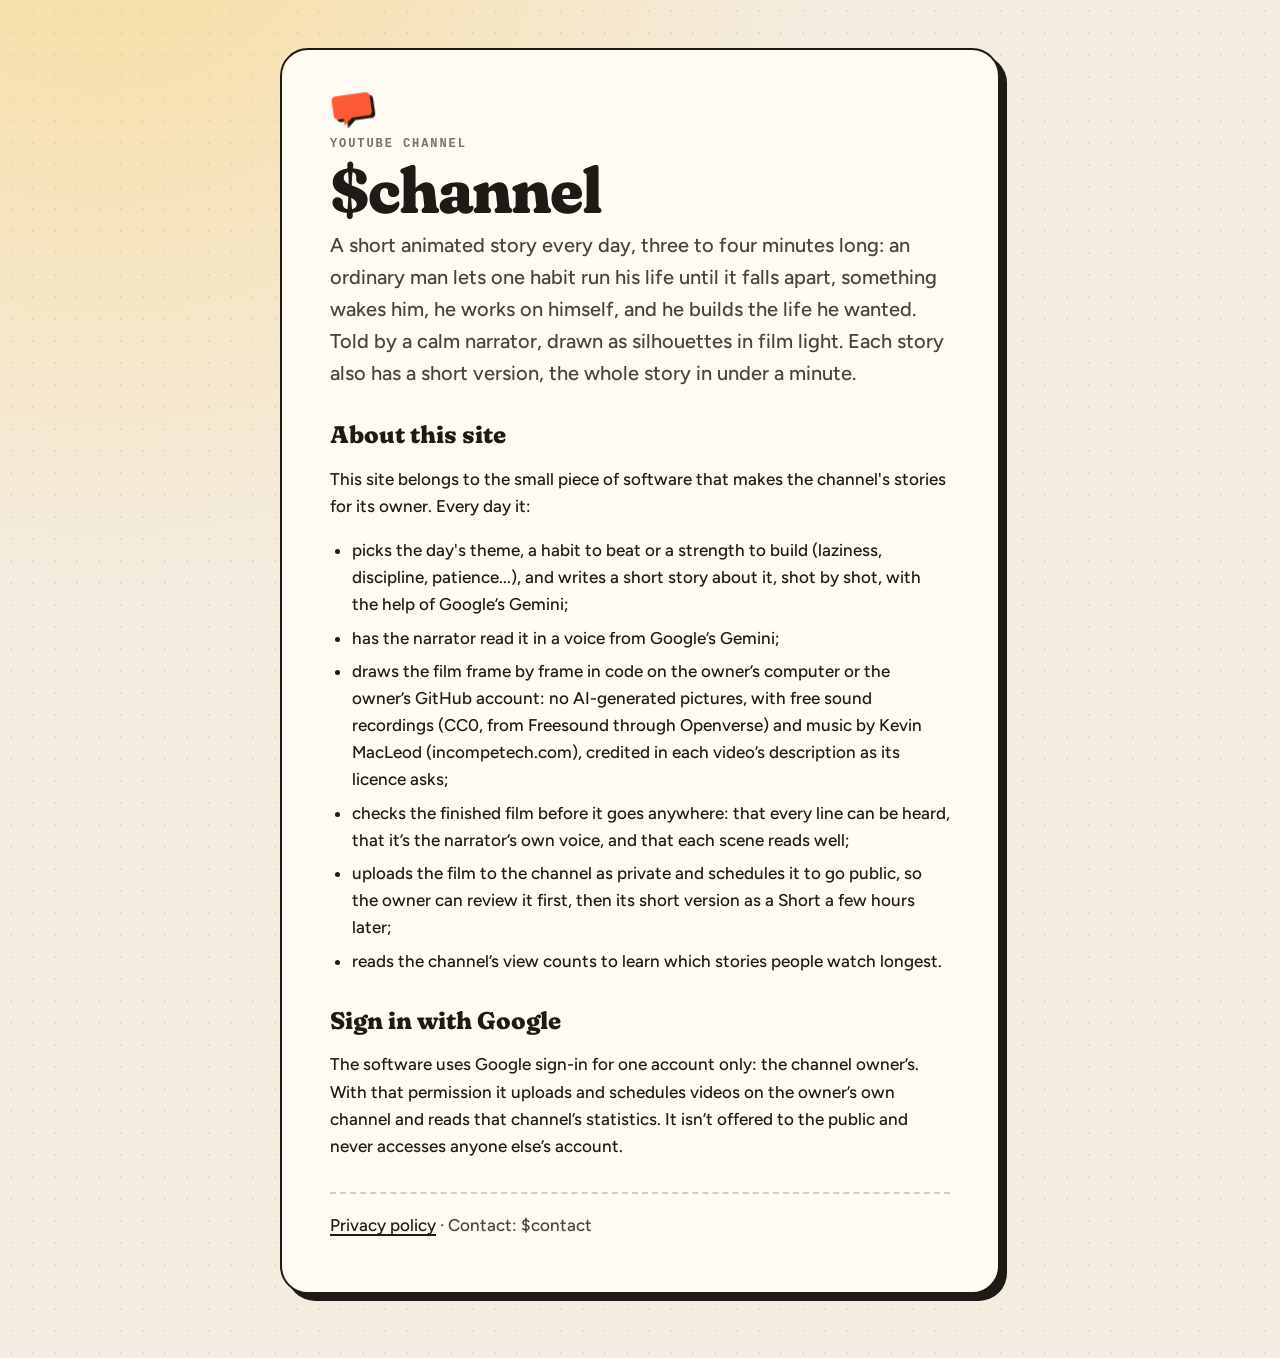
<file: pages/about.html>
<!doctype html>
<html lang="en">
<head>
  <meta charset="utf-8">
  <meta name="viewport" content="width=device-width, initial-scale=1">
  <title>$channel · About</title>
  <meta name="description" content="$channel: a short animated motivational story every day, and the small tool that makes them.">
  <link rel="preconnect" href="https://fonts.googleapis.com">
  <link rel="preconnect" href="https://fonts.gstatic.com" crossorigin>
  <link rel="stylesheet" href="https://fonts.googleapis.com/css2?family=Fraunces:ital,opsz,wght,SOFT,WONK@0,9..144,400..900,0..100,0..1;1,9..144,400..900,0..100,0..1&family=Figtree:wght@400..800&display=swap">
  <style>
    :root { --paper: #f4ecdf; --card: #fffaf2; --ink: #1e1a15; --soft: #4b4339; --muted: #7d7062; --tomato: #ff5a36; --sun: #ffc53a; }
    * { box-sizing: border-box; }
    body { margin: 0; padding: 48px 16px 64px; background: var(--paper); color: var(--ink); font: 500 17px/1.6 "Figtree", "Segoe UI", system-ui, sans-serif;
           background-image: radial-gradient(circle at 8% -10%, rgba(255,197,58,.4), transparent 38%), radial-gradient(rgba(30,26,21,.08) 1px, transparent 1.3px);
           background-size: auto, 22px 22px; }
    .sheet { max-width: 720px; margin: 0 auto; padding: 36px clamp(20px, 5vw, 48px); background: var(--card); border: 2.5px solid var(--ink); border-radius: 28px; box-shadow: 7px 7px 0 var(--ink); }
    .eyebrow { margin: 0; color: var(--muted); font: 600 12px/1 ui-monospace, Consolas, monospace; letter-spacing: .16em; text-transform: uppercase; }
    h1 { margin: 10px 0 8px; font: 800 clamp(40px, 7vw, 64px)/.95 "Fraunces", Georgia, serif; font-variation-settings: "SOFT" 100, "WONK" 1; letter-spacing: -.03em; }
    h2 { margin: 32px 0 8px; font: 800 24px/1.15 "Fraunces", Georgia, serif; font-variation-settings: "SOFT" 100; }
    .lede { margin: 0; color: var(--soft); font-size: 20px; }
    ul { padding-left: 22px; }
    li { margin: 6px 0; }
    a { color: var(--ink); text-decoration-thickness: 2px; text-underline-offset: 3px; }
    a:hover { color: var(--tomato); }
    .links { margin-top: 32px; padding-top: 18px; border-top: 2px dashed rgba(30,26,21,.2); color: var(--soft); }
    .mark { display: inline-block; width: 44px; height: 44px; color: var(--tomato); transform: rotate(-8deg); filter: drop-shadow(3px 3px 0 var(--ink)); }
  </style>
</head>
<body>
  <main class="sheet">
    <svg class="mark" viewBox="0 0 64 64" aria-hidden="true"><path fill="currentColor" d="M10 12h44a6 6 0 0 1 6 6v22a6 6 0 0 1-6 6H30l-12 10v-10h-8a6 6 0 0 1-6-6V18a6 6 0 0 1 6-6z"/></svg>
    <p class="eyebrow">YouTube channel</p>
    <h1>$channel</h1>
    <p class="lede">A short animated story every day, three to four minutes long: an ordinary man lets one habit run his
      life until it falls apart, something wakes him, he works on himself, and he builds the life he wanted. Told by a
      calm narrator, drawn as silhouettes in film light. Each story also has a short version, the whole story in under a
      minute.</p>

    <h2>About this site</h2>
    <p>This site belongs to the small piece of software that makes the channel's stories for its owner. Every day it:</p>
    <ul>
      <li>picks the day's theme, a habit to beat or a strength to build (laziness, discipline, patience...), and writes a
        short story about it, shot by shot, with the help of Google’s Gemini;</li>
      <li>has the narrator read it in a voice from Google’s Gemini;</li>
      <li>draws the film frame by frame in code on the owner’s computer or the owner’s GitHub account: no AI-generated
        pictures, with free sound recordings (CC0, from Freesound through Openverse) and music by Kevin MacLeod
        (incompetech.com), credited in each video’s description as its licence asks;</li>
      <li>checks the finished film before it goes anywhere: that every line can be heard, that it’s the narrator’s own
        voice, and that each scene reads well;</li>
      <li>uploads the film to the channel as private and schedules it to go public, so the owner can review it first,
        then its short version as a Short a few hours later;</li>
      <li>reads the channel’s view counts to learn which stories people watch longest.</li>
    </ul>

    <h2>Sign in with Google</h2>
    <p>The software uses Google sign-in for one account only: the channel owner’s. With that permission it uploads and
      schedules videos on the owner’s own channel and reads that channel’s statistics. It isn’t offered to the public
      and never accesses anyone else’s account.</p>

    <p class="links"><a href="/privacy">Privacy policy</a> · Contact: $contact</p>
  </main>
</body>
</html>
</file>
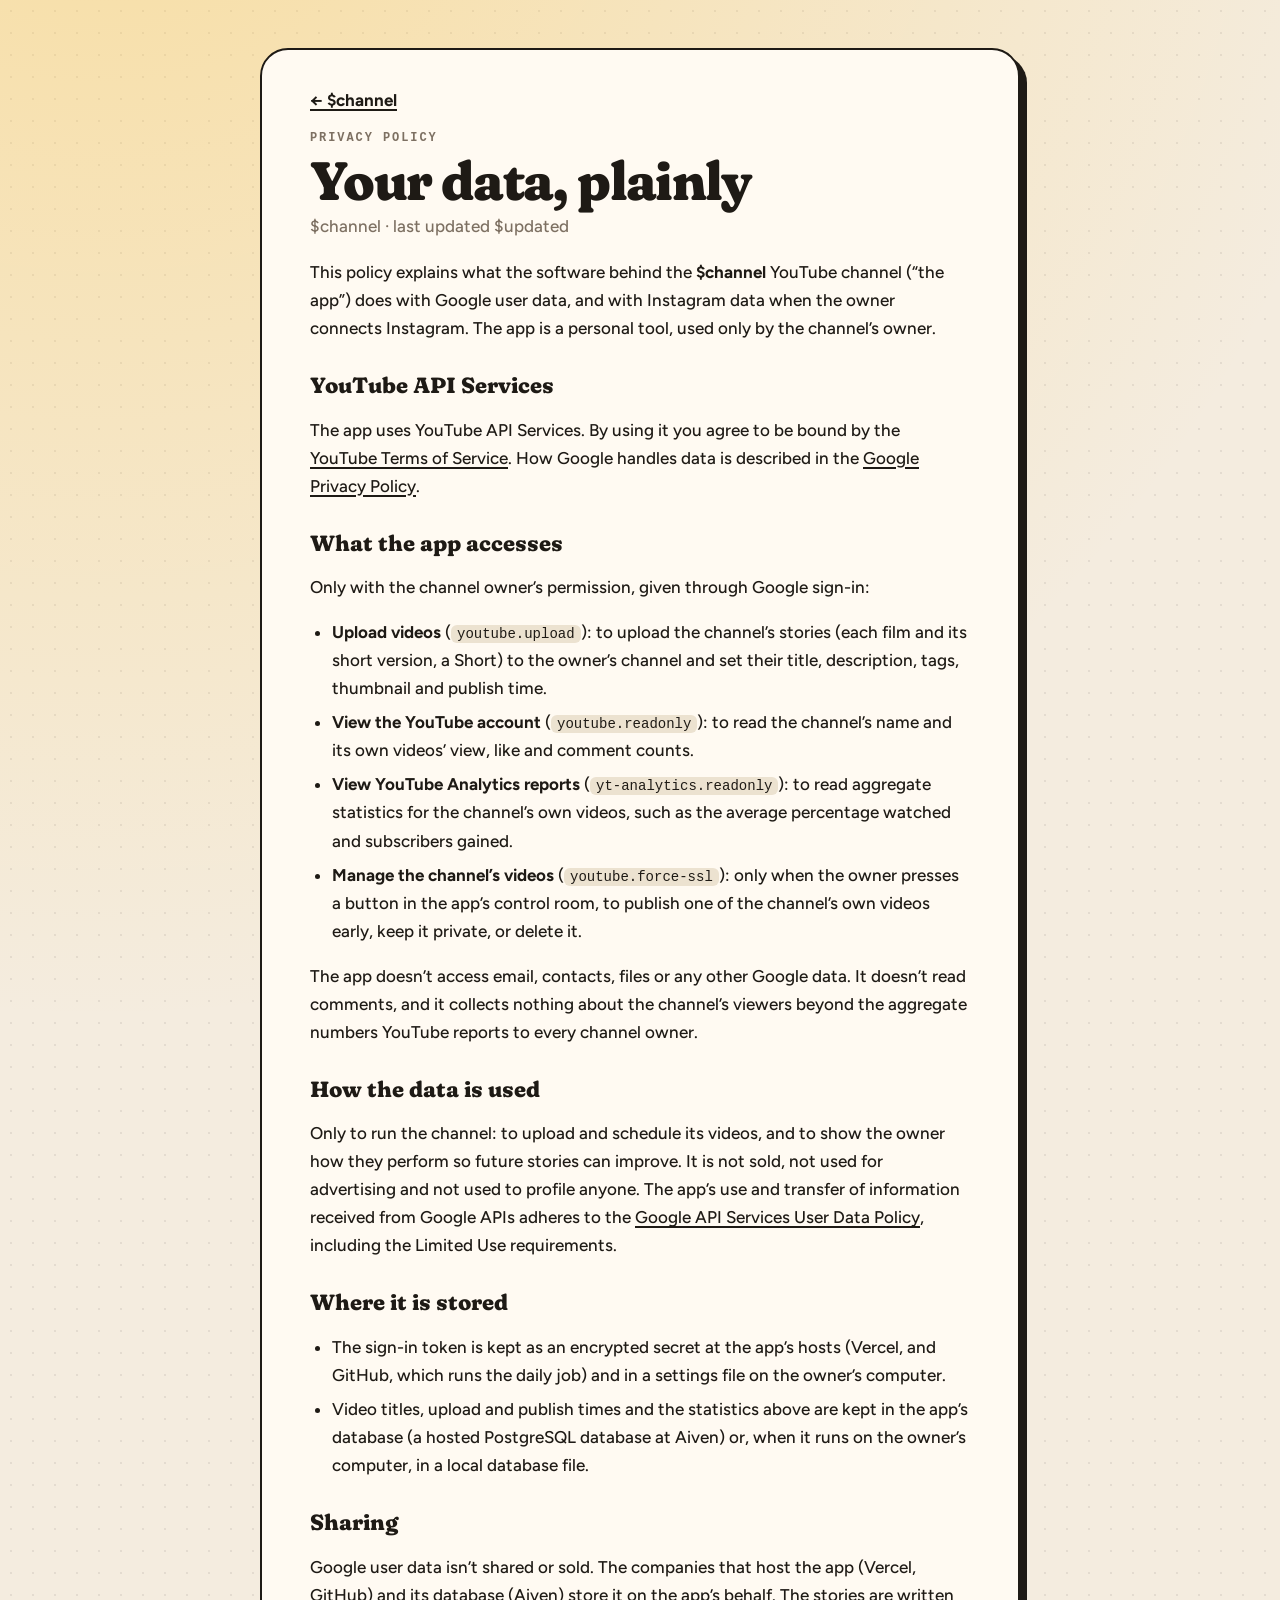
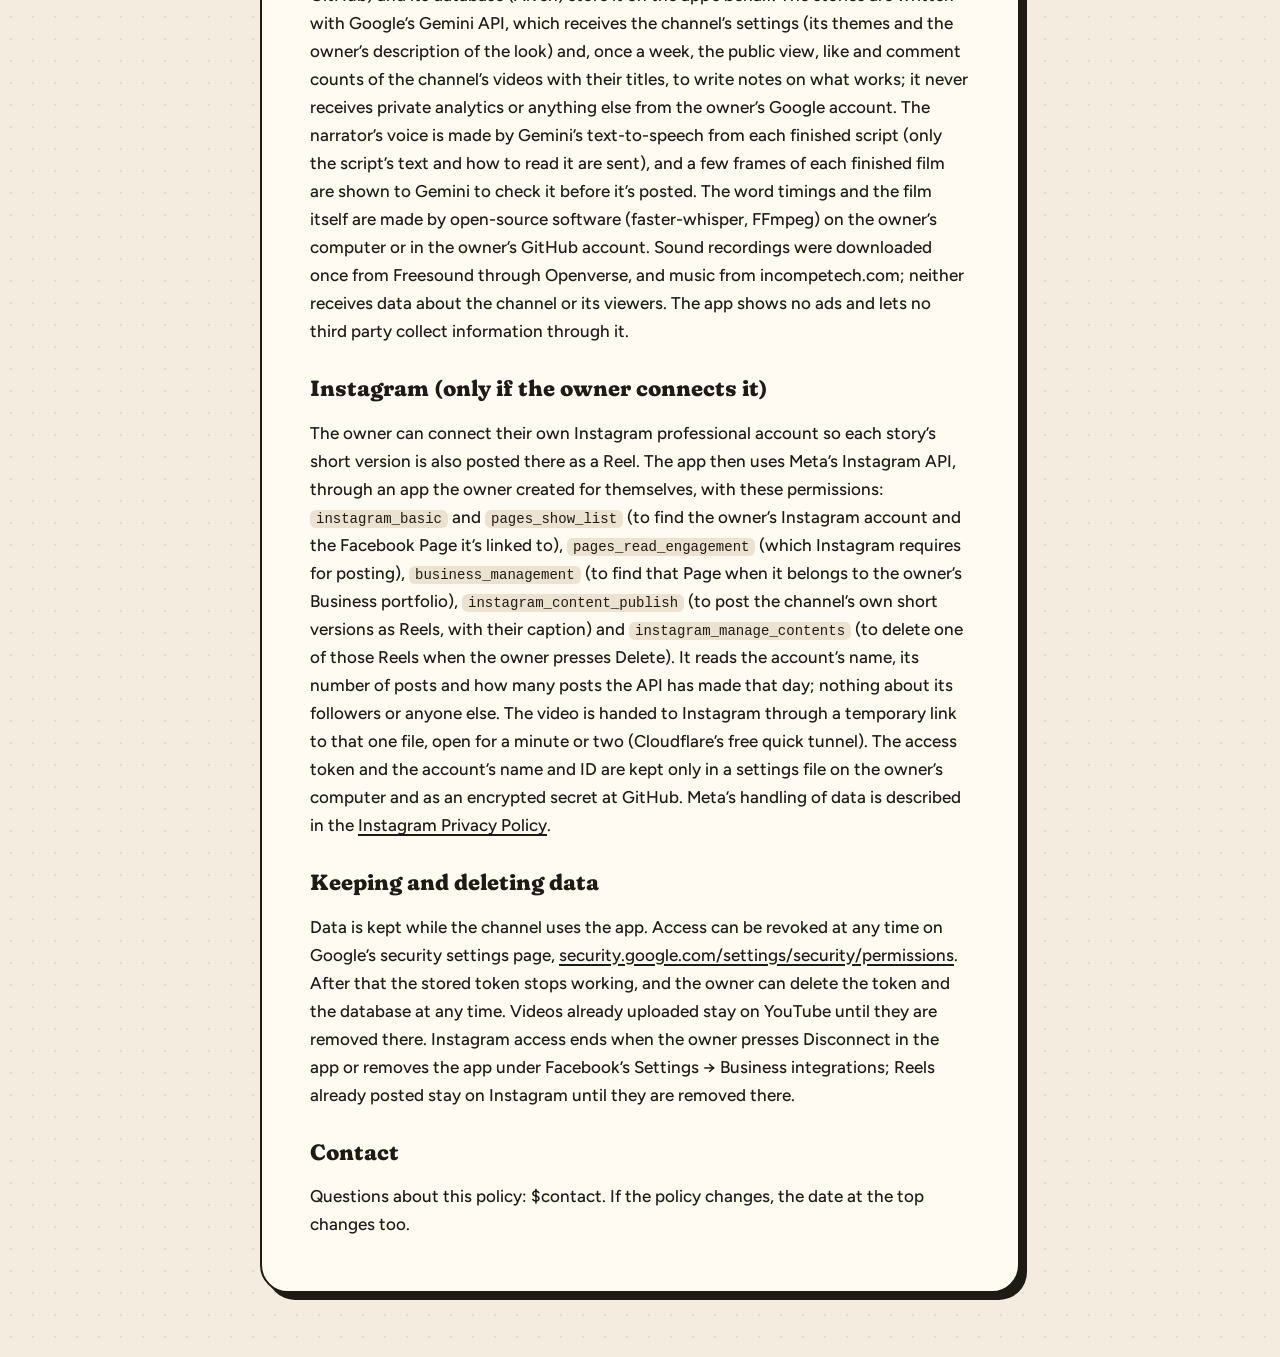
<file: pages/privacy.html>
<!doctype html>
<html lang="en">
<head>
  <meta charset="utf-8">
  <meta name="viewport" content="width=device-width, initial-scale=1">
  <title>$channel · Privacy policy</title>
  <meta name="description" content="How the software behind $channel handles Google user data.">
  <link rel="preconnect" href="https://fonts.googleapis.com">
  <link rel="preconnect" href="https://fonts.gstatic.com" crossorigin>
  <link rel="stylesheet" href="https://fonts.googleapis.com/css2?family=Fraunces:ital,opsz,wght,SOFT,WONK@0,9..144,400..900,0..100,0..1;1,9..144,400..900,0..100,0..1&family=Figtree:wght@400..800&display=swap">
  <style>
    :root { --paper: #f4ecdf; --card: #fffaf2; --ink: #1e1a15; --soft: #4b4339; --muted: #7d7062; --tomato: #ff5a36; }
    * { box-sizing: border-box; }
    body { margin: 0; padding: 48px 16px 64px; background: var(--paper); color: var(--ink); font: 500 17px/1.65 "Figtree", "Segoe UI", system-ui, sans-serif;
           background-image: radial-gradient(circle at 8% -10%, rgba(255,197,58,.4), transparent 38%), radial-gradient(rgba(30,26,21,.08) 1px, transparent 1.3px);
           background-size: auto, 22px 22px; }
    .sheet { max-width: 760px; margin: 0 auto; padding: 36px clamp(20px, 5vw, 48px); background: var(--card); border: 2.5px solid var(--ink); border-radius: 28px; box-shadow: 7px 7px 0 var(--ink); }
    .eyebrow { margin: 0; color: var(--muted); font: 600 12px/1 ui-monospace, Consolas, monospace; letter-spacing: .16em; text-transform: uppercase; }
    h1 { margin: 10px 0 4px; font: 800 clamp(36px, 6vw, 54px)/1 "Fraunces", Georgia, serif; font-variation-settings: "SOFT" 100, "WONK" 1; letter-spacing: -.03em; }
    h2 { margin: 30px 0 6px; font: 800 22px/1.2 "Fraunces", Georgia, serif; font-variation-settings: "SOFT" 100; }
    .meta { margin: 0 0 18px; color: var(--muted); }
    ul { padding-left: 22px; }
    li { margin: 6px 0; }
    code { padding: 1px 6px; border-radius: 6px; background: #ece2d0; font: 14px ui-monospace, Consolas, monospace; }
    a { color: var(--ink); text-decoration-thickness: 2px; text-underline-offset: 3px; overflow-wrap: anywhere; }
    a:hover { color: var(--tomato); }
    .back { display: inline-block; margin-bottom: 18px; font-weight: 700; }
  </style>
</head>
<body>
  <main class="sheet">
    <a class="back" href="/about">← $channel</a>
    <p class="eyebrow">Privacy policy</p>
    <h1>Your data, plainly</h1>
    <p class="meta">$channel · last updated $updated</p>

    <p>This policy explains what the software behind the <b>$channel</b> YouTube channel (“the app”) does with Google
      user data, and with Instagram data when the owner connects Instagram. The app is a personal tool, used only by the
      channel’s owner.</p>

    <h2>YouTube API Services</h2>
    <p>The app uses YouTube API Services. By using it you agree to be bound by the
      <a href="https://www.youtube.com/t/terms">YouTube Terms of Service</a>. How Google handles data is described in the
      <a href="https://policies.google.com/privacy">Google Privacy Policy</a>.</p>

    <h2>What the app accesses</h2>
    <p>Only with the channel owner’s permission, given through Google sign-in:</p>
    <ul>
      <li><b>Upload videos</b> (<code>youtube.upload</code>): to upload the channel’s stories (each film and its short
        version, a Short) to the owner’s channel and set their title, description, tags, thumbnail and publish time.</li>
      <li><b>View the YouTube account</b> (<code>youtube.readonly</code>): to read the channel’s name and its own videos’
        view, like and comment counts.</li>
      <li><b>View YouTube Analytics reports</b> (<code>yt-analytics.readonly</code>): to read aggregate statistics for the
        channel’s own videos, such as the average percentage watched and subscribers gained.</li>
      <li><b>Manage the channel’s videos</b> (<code>youtube.force-ssl</code>): only when the owner presses a button in the
        app’s control room, to publish one of the channel’s own videos early, keep it private, or delete it.</li>
    </ul>
    <p>The app doesn’t access email, contacts, files or any other Google data. It doesn’t read comments, and it collects
      nothing about the channel’s viewers beyond the aggregate numbers YouTube reports to every channel owner.</p>

    <h2>How the data is used</h2>
    <p>Only to run the channel: to upload and schedule its videos, and to show the owner how they perform so future
      stories can improve. It is not sold, not used for advertising and not used to profile anyone. The app’s use and
      transfer of information received from Google APIs adheres to the
      <a href="https://developers.google.com/terms/api-services-user-data-policy">Google API Services User Data Policy</a>,
      including the Limited Use requirements.</p>

    <h2>Where it is stored</h2>
    <ul>
      <li>The sign-in token is kept as an encrypted secret at the app’s hosts (Vercel, and GitHub, which runs the daily
        job) and in a settings file on the owner’s computer.</li>
      <li>Video titles, upload and publish times and the statistics above are kept in the app’s database (a hosted
        PostgreSQL database at Aiven) or, when it runs on the owner’s computer, in a local database file.</li>
    </ul>

    <h2>Sharing</h2>
    <p>Google user data isn’t shared or sold. The companies that host the app (Vercel, GitHub) and its database (Aiven)
      store it on the app’s behalf. The stories are written with Google’s Gemini API, which receives the channel’s
      settings (its themes and the owner’s description of the look) and, once a week, the public view, like and comment
      counts of the channel’s videos with their titles, to write notes on what works; it never receives private analytics
      or anything else from the owner’s Google account. The narrator’s voice is made by Gemini’s text-to-speech from each
      finished script (only the script’s text and how to read it are sent), and a few frames of each finished film are
      shown to Gemini to check it before it’s posted. The word timings and the film itself are made by open-source software
      (faster-whisper, FFmpeg) on the owner’s computer or in the owner’s GitHub account. Sound recordings were downloaded
      once from Freesound through Openverse, and music from incompetech.com; neither receives data about the channel or its
      viewers. The app shows no ads and lets no third party collect information through it.</p>

    <h2>Instagram (only if the owner connects it)</h2>
    <p>The owner can connect their own Instagram professional account so each story’s short version is also posted there
      as a Reel. The app then uses Meta’s Instagram API, through an app the owner created for themselves, with these
      permissions: <code>instagram_basic</code> and <code>pages_show_list</code> (to find the owner’s Instagram account
      and the Facebook Page it’s linked to), <code>pages_read_engagement</code> (which Instagram requires for posting),
      <code>business_management</code> (to find that Page when it belongs to the owner’s Business portfolio),
      <code>instagram_content_publish</code> (to post the channel’s own short versions as Reels, with their caption) and
      <code>instagram_manage_contents</code> (to delete one of those Reels when the owner presses Delete). It reads the
      account’s name, its number of posts and how many posts the API has made that day; nothing about its followers or
      anyone else. The video is handed to Instagram through a temporary link to that one file, open for a minute or two
      (Cloudflare’s free quick tunnel). The access token and the account’s name and ID are kept only in a settings file on
      the owner’s computer and as an encrypted secret at GitHub. Meta’s handling of data is described in the
      <a href="https://privacycenter.instagram.com/policy">Instagram Privacy Policy</a>.</p>

    <h2>Keeping and deleting data</h2>
    <p>Data is kept while the channel uses the app. Access can be revoked at any time on Google’s security settings page,
      <a href="https://security.google.com/settings/security/permissions">security.google.com/settings/security/permissions</a>.
      After that the stored token stops working, and the owner can delete the token and the database at any time.
      Videos already uploaded stay on YouTube until they are removed there. Instagram access ends when the owner presses
      Disconnect in the app or removes the app under Facebook’s Settings → Business integrations; Reels already posted
      stay on Instagram until they are removed there.</p>

    <h2>Contact</h2>
    <p>Questions about this policy: $contact. If the policy changes, the date at the top changes too.</p>
  </main>
</body>
</html>
</file>
